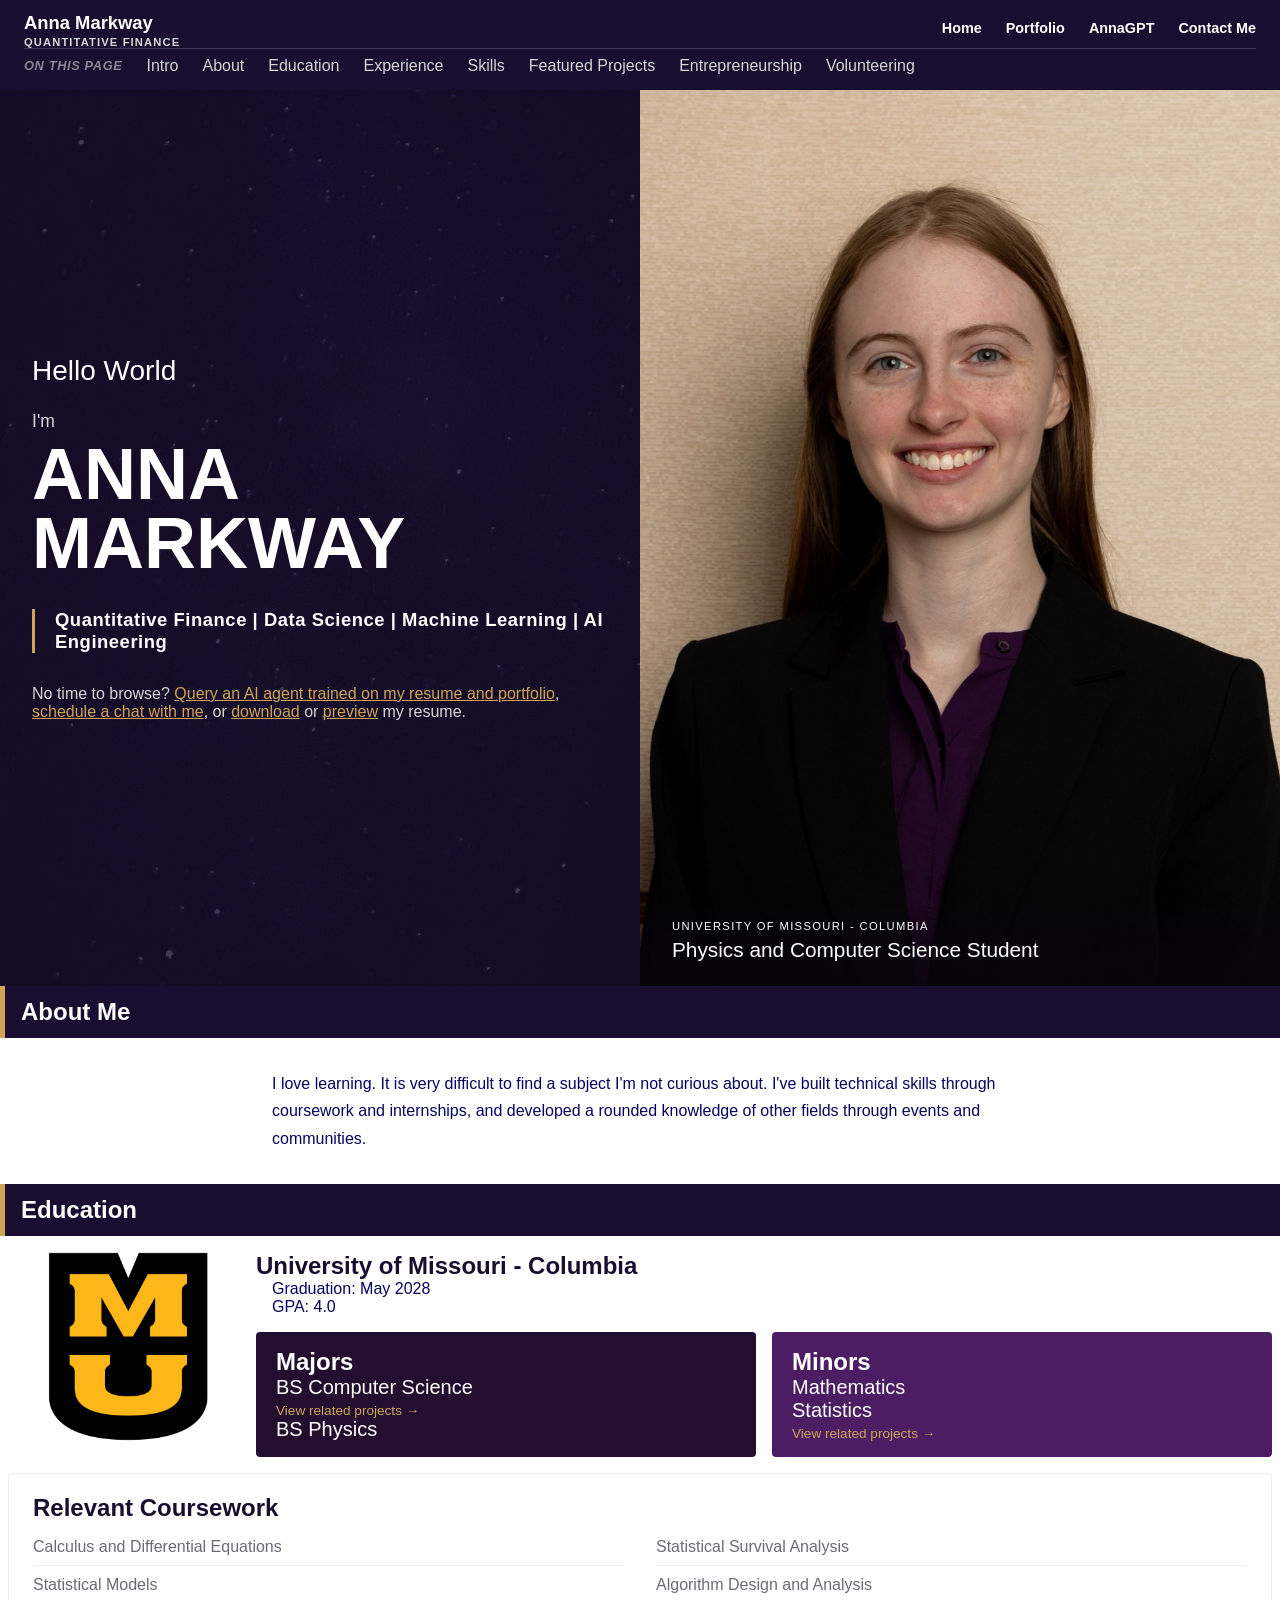
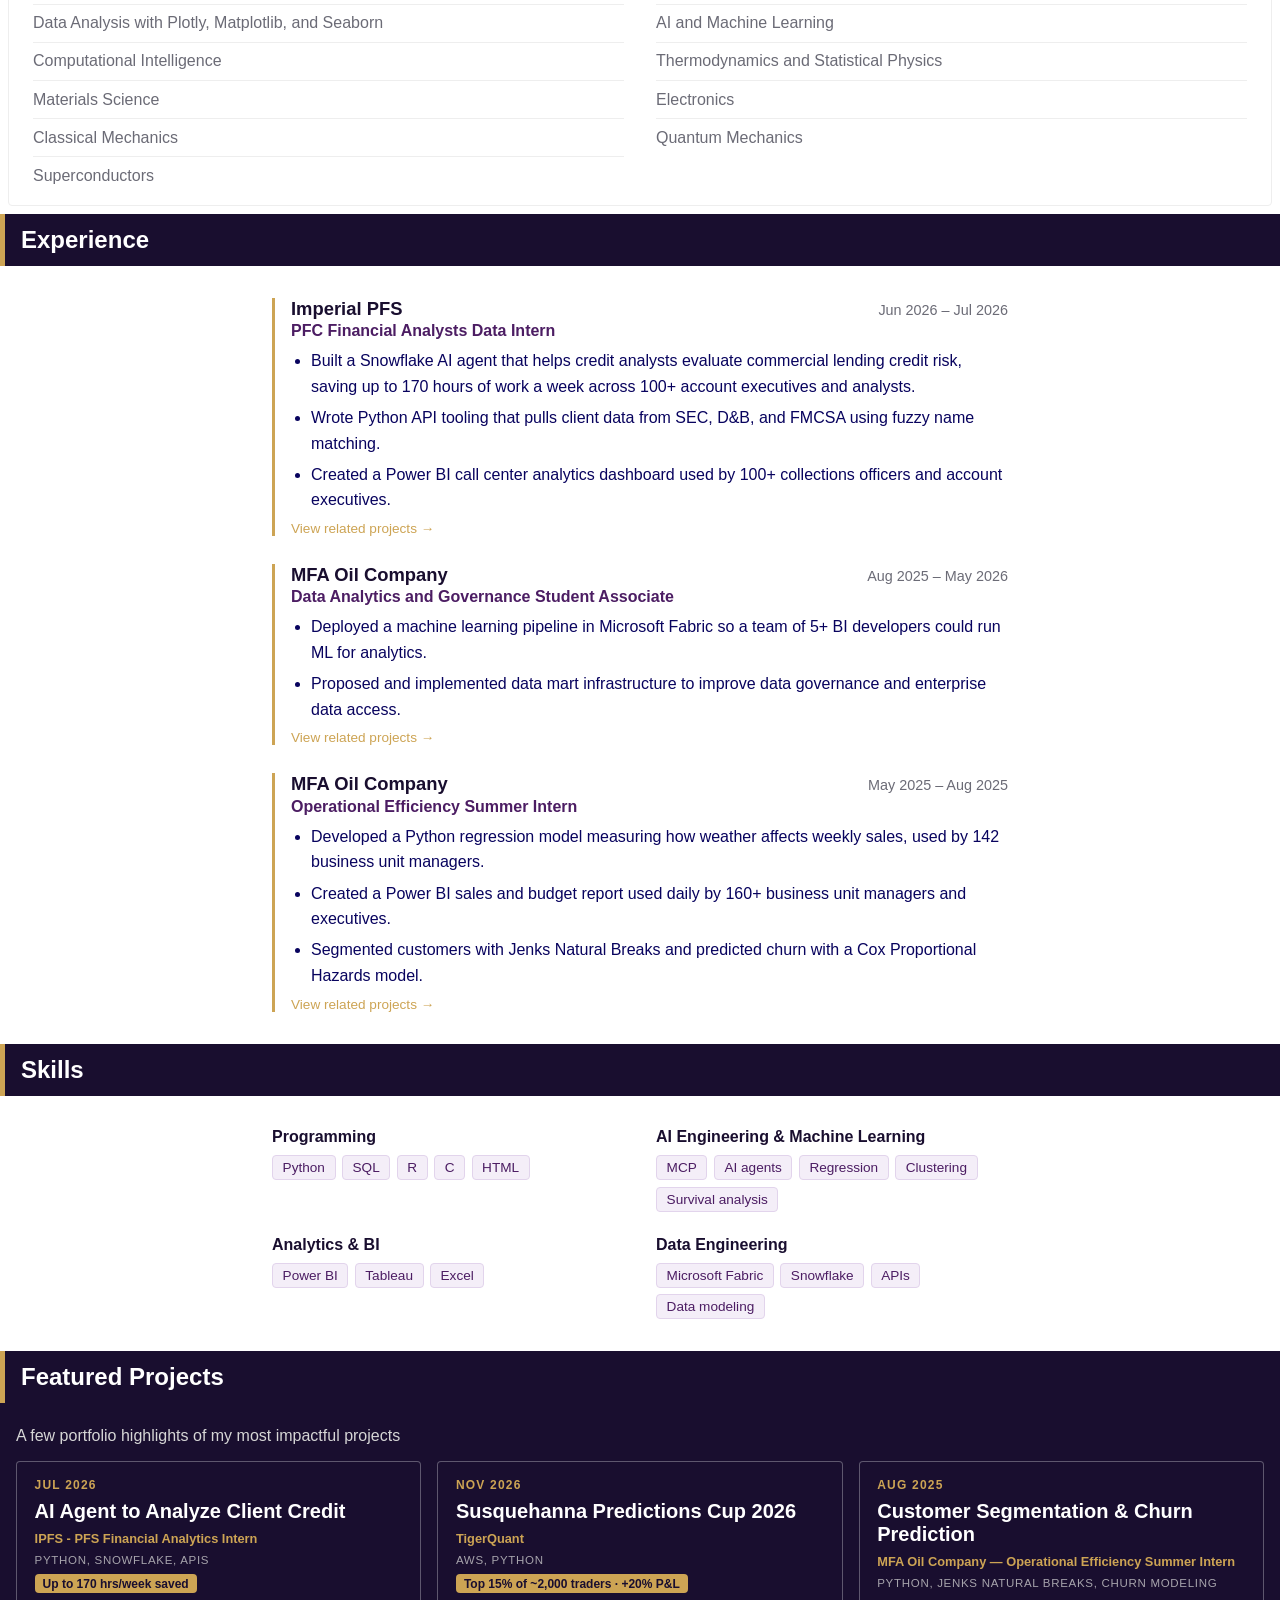
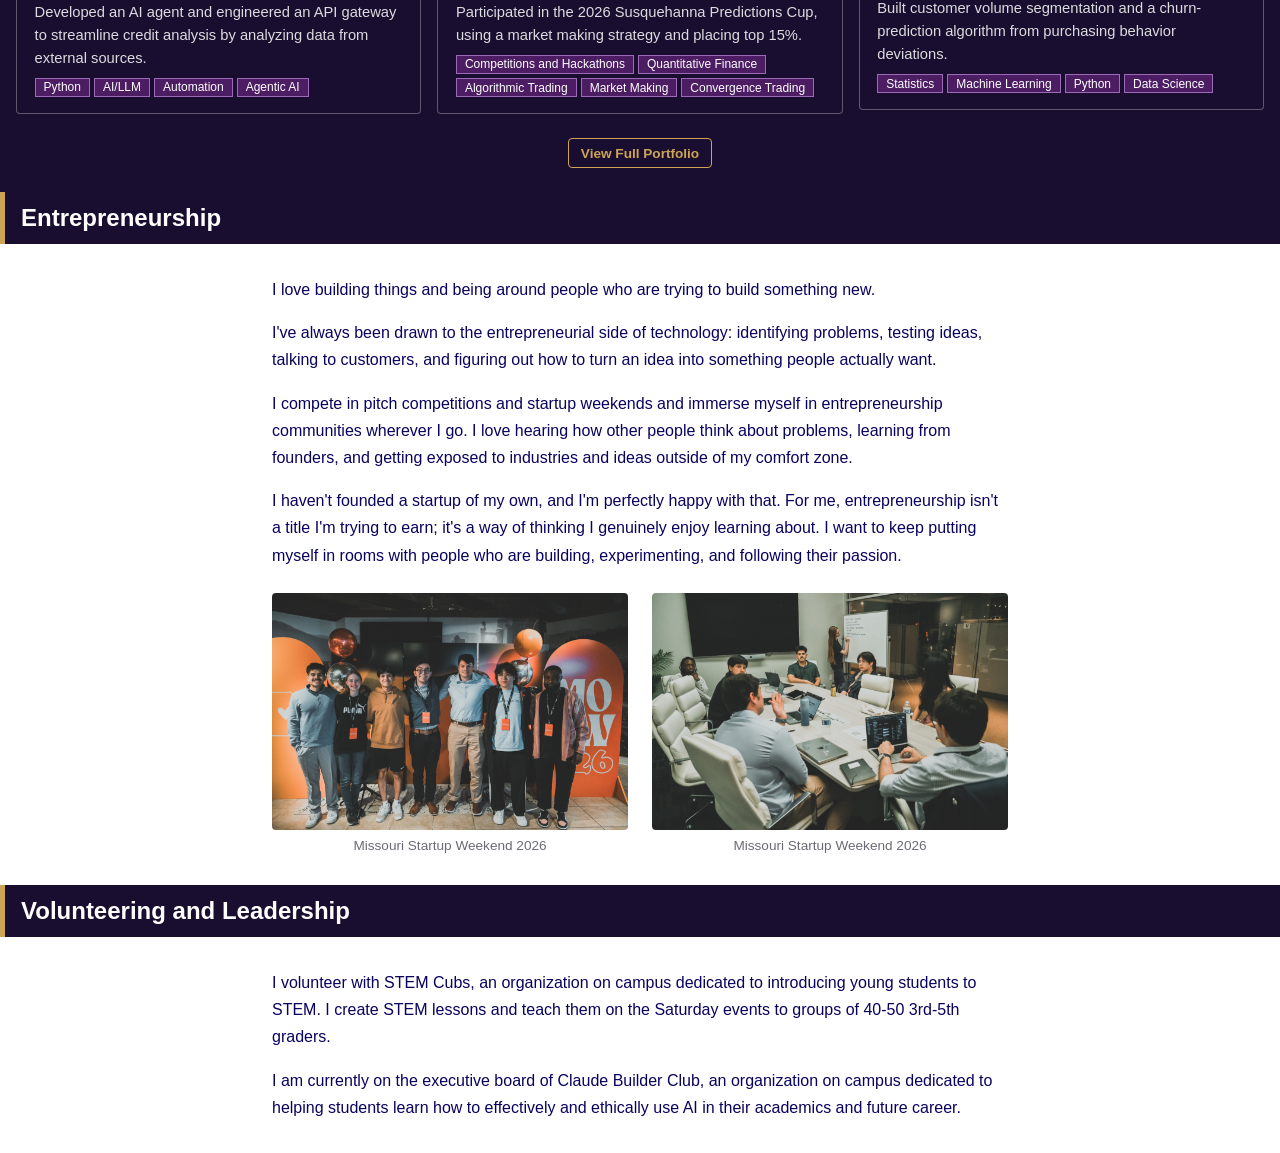
<file: index.html>
<!doctype html>
<html lang="en">
<head>
    <meta charset="utf-8">
    <meta name="viewport" content="width=device-width, initial-scale=1">
    <title>Anna Markway</title>
    <meta name="description" content="Anna Markway: Physics and Computer Science student at Mizzou working in quantitative finance, data science, and AI engineering.">
    <link rel="canonical" href="https://annamarkway.github.io/personal-website/">
    <meta property="og:type" content="website">
    <meta property="og:site_name" content="Anna Markway">
    <meta property="og:title" content="Anna Markway">
    <meta property="og:description" content="Anna Markway: Physics and Computer Science student at Mizzou working in quantitative finance, data science, and AI engineering.">
    <meta property="og:url" content="https://annamarkway.github.io/personal-website/">
    <meta property="og:image" content="https://annamarkway.github.io/personal-website/images/social-card.jpg">
    <meta property="og:image:width" content="1200">
    <meta property="og:image:height" content="630">
    <meta property="og:image:alt" content="Anna Markway: Quantitative Finance, Data Science, Machine Learning, AI Engineering">
    <meta name="twitter:card" content="summary_large_image">
    <link rel="icon" type="image/png" href="images/insect.png">
    <link rel="stylesheet" href="style.css">
    <script src="analytics.js"></script>
</head>

<body>

<nav class="top-nav-bar">
    <div class="nav-top-row">
        <div class="nav-brand">
            <p class="nav-brand-name">Anna Markway</p>
            <p class="nav-brand-tagline">Quantitative Finance</p>
        </div>
        <div class="page-nav">
            <a href="index.html">Home</a>
            <a href="portfolio.html">Portfolio</a>
            <a href="agent.html">AnnaGPT</a>
            <a href="contact.html">Contact Me</a>
        </div>
    </div>
    <div class="section-nav">
        <span class="section-nav-label">On this page</span>
        <a href="#intro">Intro</a>
        <a href="#about">About</a>
        <a href="#education">Education</a>
        <a href="#experience">Experience</a>
        <a href="#skills">Skills</a>
        <a href="#featured-projects">Featured Projects</a>
        <a href="#entrepreneurship">Entrepreneurship</a>
        <a href="#volunteering">Volunteering</a>
    </div>
</nav>

    <section id="intro" class="intro">
        <div class="intro-inner">
            <div class="intro-column">
                <div class="intro-name">
                    <p class="main-greeting">Hello World</p>
                    <p class="im">I'm</p>
                    <p class="main-name">ANNA<br>MARKWAY</p>
                </div>
                <div class="intro-summary">
                    <p>Quantitative Finance | Data Science | Machine Learning | AI Engineering</p>
                </div>
                <div class="intro-links">
                    <p>No time to browse? <a href="agent.html">Query an AI agent trained on my resume and portfolio</a>, <a href="contact.html#schedule">schedule a chat with me</a>, or <a href="documents/markway_resume.pdf" download data-track="resume-download">download</a> or <a href="documents/markway_resume.pdf" target="_blank" rel="noopener" data-track="resume-preview">preview</a> my resume.</p>
                </div>
            </div>
            <div class="hero-image">
                <div class="hero-caption">
                    <p class="hero-caption-eyebrow">University of Missouri - Columbia</p>
                    <p class="hero-caption-title">Physics and Computer Science Student</p>
                </div>
            </div>
        </div>
    </section>

    <h1 id="about">About Me</h1>
    <section class="prose-section">
        <p>I love learning. It is very difficult to find a subject I'm not curious about. I've built technical skills through coursework and internships, and developed a rounded knowledge of other fields through events and communities. </p>
    </section>

    <h1 id="education">Education</h1>
    <section class="education-section">
        <div class="education-top-row">
            <div class="mizzou-logo">
                <img src="images/mizzou_logo.webp" alt="Mizzou logo">
            </div>
            <div class="university">
                <div class="university-summary">
                    <h2>University of Missouri - Columbia</h2>
                    <p>Graduation: May 2028</p>
                    <p>GPA: 4.0</p>
                </div>
                <div class="degrees">
                    <div class="majors">
                        <h2>Majors</h2>
                        <p class="major-text">BS Computer Science</p>
                        <a class="related-projects-link" href="portfolio.html?area=AI%20Engineering,Data%20Engineering,Software%20%26%20Web">View related projects →</a>
                        <p class="major-text">BS Physics</p>
                    </div>
                    <div class="minors">
                        <h2>Minors</h2>
                        <p class="minor-text">Mathematics</p>
                        <p class="minor-text">Statistics</p>
                        <a class="related-projects-link" href="portfolio.html?area=Data%20Science%20%26%20Statistics">View related projects →</a>
                    </div>
                </div>
            </div>
        </div>
        <div class="coursework">
            <h2>Relevant Coursework</h2>
            <div class="course-list">
                <p>Calculus and Differential Equations</p>
                <p>Statistical Survival Analysis</p>
                <p>Statistical Models</p>
                <p>Algorithm Design and Analysis</p>
                <p>Data Analysis with Plotly, Matplotlib, and Seaborn</p>
                <p>AI and Machine Learning</p>
                <p>Computational Intelligence</p>
                <p>Thermodynamics and Statistical Physics</p>
                <p>Materials Science</p>
                <p>Electronics</p>
                <p>Classical Mechanics</p>
                <p>Quantum Mechanics</p>
                <p>Superconductors</p>
            </div>
        </div>
    </section>

    <h1 id="experience">Experience</h1>
    <section class="experience-section">
        <div class="experience-item">
            <div class="experience-header">
                <h3 class="experience-org">Imperial PFS</h3>
                <p class="experience-dates">Jun 2026 – Jul 2026</p>
            </div>
            <p class="experience-role">PFC Financial Analysts Data Intern</p>
            <ul class="experience-bullets">
                <li>Built a Snowflake AI agent that helps credit analysts evaluate commercial lending credit risk, saving up to 170 hours of work a week across 100+ account executives and analysts.</li>
                <li>Wrote Python API tooling that pulls client data from SEC, D&amp;B, and FMCSA using fuzzy name matching.</li>
                <li>Created a Power BI call center analytics dashboard used by 100+ collections officers and account executives.</li>
            </ul>
            <a class="related-projects-link" href="portfolio.html?employer=imperial-pfs">View related projects →</a>
        </div>
        <div class="experience-item">
            <div class="experience-header">
                <h3 class="experience-org">MFA Oil Company</h3>
                <p class="experience-dates">Aug 2025 – May 2026</p>
            </div>
            <p class="experience-role">Data Analytics and Governance Student Associate</p>
            <ul class="experience-bullets">
                <li>Deployed a machine learning pipeline in Microsoft Fabric so a team of 5+ BI developers could run ML for analytics.</li>
                <li>Proposed and implemented data mart infrastructure to improve data governance and enterprise data access.</li>
            </ul>
            <a class="related-projects-link" href="portfolio.html?employer=mfa-oil-associate">View related projects →</a>
        </div>
        <div class="experience-item">
            <div class="experience-header">
                <h3 class="experience-org">MFA Oil Company</h3>
                <p class="experience-dates">May 2025 – Aug 2025</p>
            </div>
            <p class="experience-role">Operational Efficiency Summer Intern</p>
            <ul class="experience-bullets">
                <li>Developed a Python regression model measuring how weather affects weekly sales, used by 142 business unit managers.</li>
                <li>Created a Power BI sales and budget report used daily by 160+ business unit managers and executives.</li>
                <li>Segmented customers with Jenks Natural Breaks and predicted churn with a Cox Proportional Hazards model.</li>
            </ul>
            <a class="related-projects-link" href="portfolio.html?employer=mfa-oil-intern">View related projects →</a>
        </div>
    </section>

    <h1 id="skills">Skills</h1>
    <section class="skills-section">
        <div class="skill-group">
            <h3 class="skill-group-title">Programming</h3>
            <ul class="skill-list">
                <li class="skill-chip">Python</li>
                <li class="skill-chip">SQL</li>
                <li class="skill-chip">R</li>
                <li class="skill-chip">C</li>
                <li class="skill-chip">HTML</li>
            </ul>
        </div>
        <div class="skill-group">
            <h3 class="skill-group-title">AI Engineering &amp; Machine Learning</h3>
            <ul class="skill-list">
                <li class="skill-chip">MCP</li>
                <li class="skill-chip">AI agents</li>
                <li class="skill-chip">Regression</li>
                <li class="skill-chip">Clustering</li>
                <li class="skill-chip">Survival analysis</li>
            </ul>
        </div>
        <div class="skill-group">
            <h3 class="skill-group-title">Analytics &amp; BI</h3>
            <ul class="skill-list">
                <li class="skill-chip">Power BI</li>
                <li class="skill-chip">Tableau</li>
                <li class="skill-chip">Excel</li>
            </ul>
        </div>
        <div class="skill-group">
            <h3 class="skill-group-title">Data Engineering</h3>
            <ul class="skill-list">
                <li class="skill-chip">Microsoft Fabric</li>
                <li class="skill-chip">Snowflake</li>
                <li class="skill-chip">APIs</li>
                <li class="skill-chip">Data modeling</li>
            </ul>
        </div>
    </section>

    <h1 id="featured-projects">Featured Projects</h1>
    <section class="portfolio-section">
        <p class="portfolio-subtitle">A few portfolio highlights of my most impactful projects</p>
        <div id="featured-projects-grid" class="portfolio-grid featured-projects-grid"></div>
        <div class="view-more-wrapper">
            <a href="portfolio.html" class="doc-btn">View Full Portfolio</a>
        </div>
    </section>

    <h1 id="entrepreneurship">Entrepreneurship</h1>
    <section class="prose-section">
        <p>I love building things and being around people who are trying to build something new.</p>
        <p>I've always been drawn to the entrepreneurial side of technology: identifying problems, testing ideas, talking to customers, and figuring out how to turn an idea into something people actually want.</p>
        <p>I compete in pitch competitions and startup weekends and immerse myself in entrepreneurship communities wherever I go. I love hearing how other people think about problems, learning from founders, and getting exposed to industries and ideas outside of my comfort zone.</p>
        <p>I haven't founded a startup of my own, and I'm perfectly happy with that. For me, entrepreneurship isn't a title I'm trying to earn; it's a way of thinking I genuinely enjoy learning about. I want to keep putting myself in rooms with people who are building, experimenting, and following their passion.</p>
        <div class="photo-gallery">
            <figure class="photo-gallery-item">
                <img src="images/equipr_group.jpg" alt="Anna's team at Missouri Startup Weekend 2026" loading="lazy">
                <figcaption>Missouri Startup Weekend 2026</figcaption>
            </figure>
            <figure class="photo-gallery-item">
                <img src="images/equipr_action.jpg" alt="Anna's team working at Missouri Startup Weekend 2026" loading="lazy">
                <figcaption>Missouri Startup Weekend 2026</figcaption>
            </figure>
        </div>
    </section>

    <h1 id="volunteering">Volunteering and Leadership</h1>
    <section class="prose-section">
        <p>I volunteer with STEM Cubs, an organization on campus dedicated to introducing young students to STEM. I create STEM lessons and teach them on the Saturday events to groups of 40-50 3rd-5th graders.</p>
        <p>I am currently on the executive board of Claude Builder Club, an organization on campus dedicated to helping students learn how to effectively and ethically use AI in their academics and future career.</p>
    </section>

    <script src="cards.js"></script>
    <script src="home.js"></script>
    <script src="insect.js"></script>
</body>
</html>
</file>
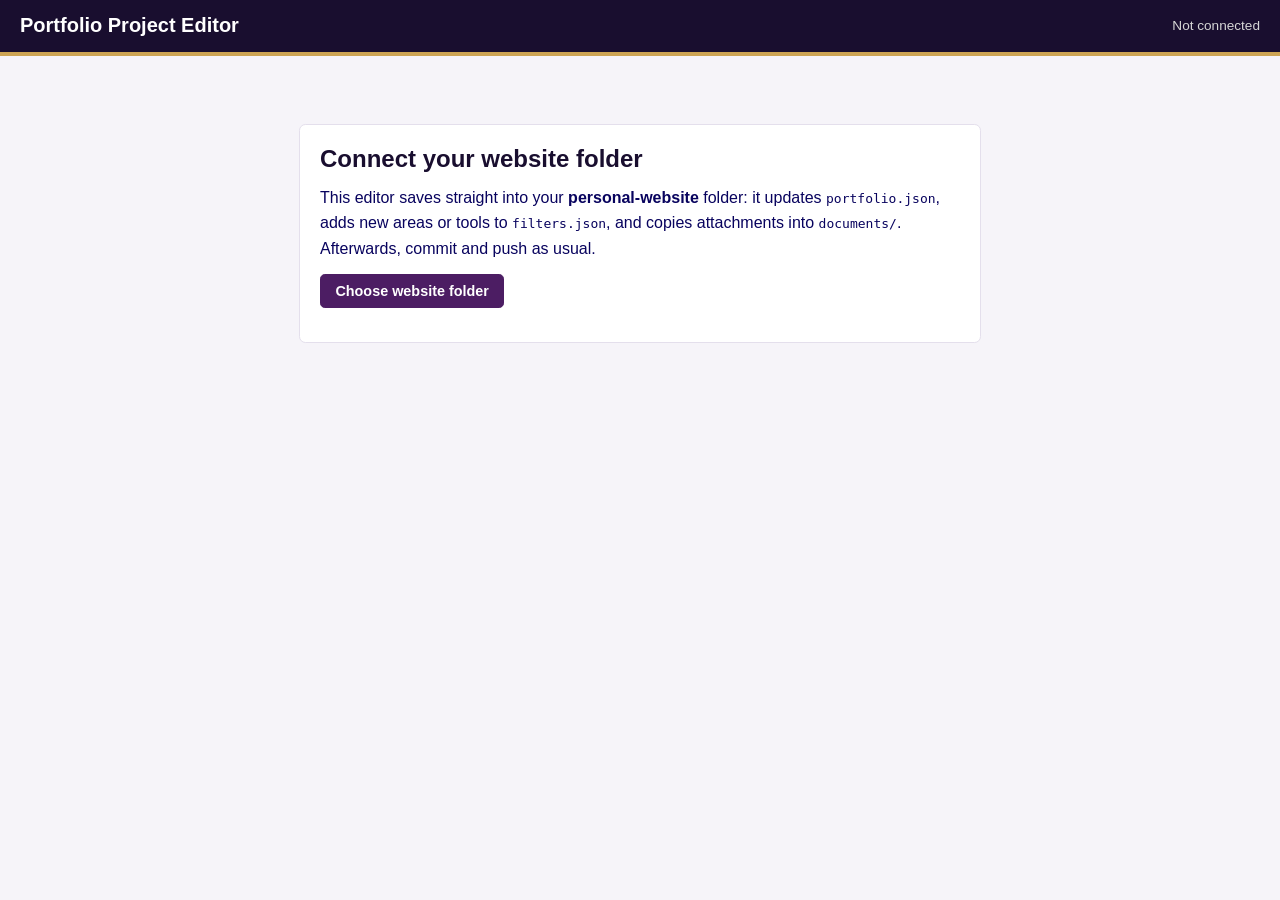
<file: admin.html>
<!doctype html>
<html lang="en">
<head>
    <meta charset="utf-8">
    <meta name="viewport" content="width=device-width, initial-scale=1">
    <title>Project Editor | Anna Markway</title>
    <meta name="robots" content="noindex, nofollow">
    <link rel="icon" type="image/png" href="images/insect.png">
    <link rel="stylesheet" href="style.css">
    <style>
        body { background-color: #f6f4f9; color: var(--night_blue); }
        .admin-header {
            display: flex; flex-wrap: wrap; align-items: center; justify-content: space-between; gap: .75rem;
            background-color: var(--dark_blue_purple); color: var(--white); padding: .9rem 1.25rem;
            border-bottom: .3rem solid var(--gold);
        }
        .admin-header h1 { background: none; border: none; padding: 0; font-size: 1.25rem; }
        .admin-header .folder { color: var(--gray); font-size: .85rem; }
        .admin-main { max-width: 90rem; margin: 0 auto; padding: 1.25rem; }
        .panel { background: var(--white); border: 1px solid #e4dfec; border-radius: .4rem; padding: 1.25rem; }
        .connect-panel { max-width: 40rem; margin: 3rem auto; }
        .connect-panel h2 { color: var(--dark_blue_purple); margin-bottom: .75rem; }
        .connect-panel p { line-height: 1.6; margin-bottom: .75rem; }
        .btn {
            font-family: inherit; font-size: .9rem; font-weight: 600; cursor: pointer;
            border-radius: .3rem; padding: .5rem .9rem; border: 1px solid var(--bright_purple);
            background: var(--bright_purple); color: var(--white);
        }
        .btn:hover { background: var(--dark_blue_purple); }
        .btn:disabled { opacity: .5; cursor: default; }
        .btn-light { background: var(--white); color: var(--bright_purple); }
        .btn-light:hover { background: #f4eef8; }
        .btn-danger { background: var(--white); color: #b3261e; border-color: #b3261e; }
        .btn-danger:hover { background: #fdecea; }
        .btn-small { font-size: .8rem; padding: .25rem .55rem; }
        .editor { display: grid; grid-template-columns: 16rem minmax(0, 1fr) 22rem; gap: 1.25rem; align-items: start; }
        .project-list { display: grid; gap: .35rem; }
        .project-list h2, .preview-panel h2, .form-panel h2 { font-size: 1rem; color: var(--dark_blue_purple); margin-bottom: .5rem; }
        .project-item {
            text-align: left; font-family: inherit; cursor: pointer; background: none; color: var(--night_blue);
            border: 1px solid transparent; border-radius: .3rem; padding: .45rem .6rem; display: grid; gap: .1rem;
        }
        .project-item:hover { background: #f4eef8; }
        .project-item.active { background: #f4eef8; border-color: var(--light_purple); }
        .project-item .t { font-weight: 600; font-size: .9rem; }
        .project-item .m { color: var(--muted_gray); font-size: .75rem; }
        .form-grid { display: grid; grid-template-columns: 1fr 1fr; gap: 1rem 1.25rem; }
        .field { display: grid; gap: .3rem; align-content: start; }
        .field.full { grid-column: 1 / -1; }
        .field label, .field .label { font-weight: 600; font-size: .85rem; color: var(--dark_blue_purple); }
        .hint { color: var(--muted_gray); font-size: .78rem; line-height: 1.4; }
        .field input[type=text], .field input[type=date], .field input[type=number], .field input[type=url],
        .field select, .field textarea {
            font-family: inherit; font-size: .95rem; padding: .45rem .55rem; border: 1px solid #cfc6db;
            border-radius: .3rem; background: var(--white); color: var(--night_blue); width: 100%; box-sizing: border-box;
        }
        .field textarea { min-height: 7rem; resize: vertical; line-height: 1.5; }
        .chips { display: flex; flex-wrap: wrap; gap: .35rem; }
        .pick {
            font-family: inherit; font-size: .82rem; cursor: pointer; border-radius: .25rem; padding: .3rem .6rem;
            border: 1px solid #d9cce6; background: #f7f3fa; color: var(--bright_purple);
        }
        .pick[aria-pressed=true] { background: var(--bright_purple); color: var(--white); border-color: var(--bright_purple); }
        .pick.new::after { content: " new"; font-size: .7rem; opacity: .8; }
        .token {
            display: inline-flex; align-items: center; gap: .3rem; font-size: .82rem; border-radius: .25rem;
            padding: .25rem .25rem .25rem .55rem; background: #f7f3fa; border: 1px solid #d9cce6; color: var(--bright_purple);
        }
        .token button { font-family: inherit; border: none; background: none; cursor: pointer; color: var(--muted_gray); font-size: .9rem; }
        .add-row { display: flex; gap: .4rem; margin-top: .4rem; }
        .add-row input { flex: 1; }
        .attachment-row { display: flex; flex-wrap: wrap; align-items: center; gap: .5rem; padding: .4rem 0; border-top: 1px solid #eee; }
        .attachment-row .name { font-weight: 600; font-size: .88rem; }
        .attachment-row .url { color: var(--muted_gray); font-size: .78rem; word-break: break-all; }
        .attachment-row .pending { color: #8a5a00; font-size: .75rem; font-weight: 600; }
        .attach-add { display: grid; gap: .5rem; margin-top: .6rem; padding: .75rem; background: #faf8fc; border: 1px dashed #d9cce6; border-radius: .3rem; }
        .attach-add .add-row { margin-top: 0; flex-wrap: wrap; }
        .form-actions { display: flex; flex-wrap: wrap; align-items: center; gap: .6rem; margin-top: 1.25rem; padding-top: 1rem; border-top: 1px solid #eee; }
        .form-actions .spacer { flex: 1; }
        .messages { display: grid; gap: .3rem; margin-top: .9rem; }
        .msg { border-radius: .3rem; padding: .55rem .75rem; font-size: .88rem; line-height: 1.45; }
        .msg-error { background: #fdecea; color: #8c1d18; }
        .msg-warning { background: #fff4e0; color: #7a4d00; }
        .msg-success { background: #eaf6ec; color: #1e5b2a; }
        .preview-panel { position: sticky; top: 1rem; }
        .preview-stage { background: var(--dark_blue_purple); border-radius: .4rem; padding: 1rem; }
        .preview-stage .portfolio-card:hover { transform: none; }
        .preview-details { margin-top: .9rem; }
        .preview-details h3 { font-size: .85rem; color: var(--dark_blue_purple); margin-bottom: .3rem; }
        .preview-details p { font-size: .85rem; line-height: 1.55; color: var(--night_blue); white-space: pre-wrap; }
        [hidden] { display: none !important; }
        @media (max-width: 1100px) {
            .editor { grid-template-columns: 14rem minmax(0, 1fr); }
            .preview-panel { grid-column: 1 / -1; position: static; }
        }
        @media (max-width: 760px) {
            .editor, .form-grid { grid-template-columns: 1fr; }
        }
    </style>
</head>

<body>
    <header class="admin-header">
        <h1>Portfolio Project Editor</h1>
        <span id="folder-status" class="folder">Not connected</span>
    </header>

    <main class="admin-main">
        <section id="connect-panel" class="panel connect-panel">
            <h2>Connect your website folder</h2>
            <p>This editor saves straight into your <strong>personal-website</strong> folder: it updates <code>portfolio.json</code>, adds new areas or tools to <code>filters.json</code>, and copies attachments into <code>documents/</code>. Afterwards, commit and push as usual.</p>
            <p id="unsupported" class="msg msg-error" hidden>This browser can't save to folders on your computer. Open this page in Chrome or Edge.</p>
            <div class="add-row">
                <button id="connect-btn" class="btn" type="button">Choose website folder</button>
                <button id="reconnect-btn" class="btn btn-light" type="button" hidden>Reconnect to last folder</button>
            </div>
            <div id="connect-messages" class="messages"></div>
        </section>

        <section id="editor" class="editor" hidden>
            <aside class="panel">
                <div class="project-list">
                    <h2>Projects</h2>
                    <button id="new-btn" class="btn" type="button">+ New project</button>
                    <div id="project-list" class="project-list"></div>
                </div>
            </aside>

            <form id="project-form" class="panel form-panel" novalidate>
                <h2 id="form-title">New project</h2>
                <div class="form-grid">
                    <div class="field full">
                        <label for="f-title">Title</label>
                        <input id="f-title" type="text" required>
                    </div>
                    <div class="field">
                        <label for="f-id">ID</label>
                        <input id="f-id" type="text" required spellcheck="false">
                        <span id="id-hint" class="hint">Used in links like portfolio.html?project=… Filled in from the title.</span>
                    </div>
                    <div class="field">
                        <label for="f-date">Date</label>
                        <input id="f-date" type="date" required>
                        <span class="hint">Cards show the month and year.</span>
                    </div>
                    <div class="field full">
                        <label for="f-context">Context</label>
                        <input id="f-context" type="text" required placeholder="e.g. MFA Oil Company — Operational Efficiency Summer Intern">
                        <span class="hint">The gold line under the title: where or why you did it.</span>
                    </div>
                    <div class="field full">
                        <label for="f-short">Short description</label>
                        <textarea id="f-short" rows="2" style="min-height:3.5rem" required></textarea>
                        <span class="hint">One or two sentences, shown on the card.</span>
                    </div>
                    <div class="field full">
                        <label for="f-long">Long description</label>
                        <textarea id="f-long" required></textarea>
                        <span class="hint">Shown in "View Details". AnnaGPT also uses it to answer questions.</span>
                    </div>

                    <div class="field">
                        <label for="f-type">Type</label>
                        <select id="f-type"></select>
                        <div id="type-new-row" class="add-row" hidden>
                            <input id="type-new" type="text" placeholder="New type name">
                        </div>
                    </div>
                    <div class="field">
                        <label for="f-employer">Employer</label>
                        <select id="f-employer"></select>
                        <div id="employer-new-row" class="add-row" hidden>
                            <input id="employer-new" type="text" placeholder="e.g. acme-intern" spellcheck="false">
                        </div>
                        <span class="hint">Groups projects for an Experience entry's "View related projects" link.</span>
                    </div>

                    <div class="field full">
                        <span class="label">Areas</span>
                        <div id="areas" class="chips"></div>
                        <div class="add-row">
                            <input id="area-new" type="text" placeholder="Add a new area">
                            <button id="area-add" class="btn btn-light btn-small" type="button">Add area</button>
                        </div>
                        <span class="hint">Pick at least one. New areas are added to the filter bar when you save.</span>
                    </div>

                    <div class="field full">
                        <span class="label">Tools</span>
                        <div id="tools" class="chips"></div>
                        <div class="add-row">
                            <input id="tool-new" type="text" placeholder="Add a new tool">
                            <button id="tool-add" class="btn btn-light btn-small" type="button">Add tool</button>
                        </div>
                        <span class="hint">Filterable tools. They also appear in the card's tech line.</span>
                    </div>

                    <div class="field full">
                        <span class="label">Other tech and methods</span>
                        <div id="tech-other" class="chips"></div>
                        <div class="add-row">
                            <input id="tech-new" type="text" placeholder="e.g. Kaplan-Meier Estimation (press Enter)">
                            <button id="tech-add" class="btn btn-light btn-small" type="button">Add</button>
                        </div>
                        <span class="hint">Shown in the card's tech line but not in the filters.</span>
                    </div>

                    <div class="field full">
                        <span class="label">Card tags</span>
                        <div id="tags" class="chips"></div>
                        <div class="add-row">
                            <input id="tag-new" type="text" list="tag-suggestions" placeholder="e.g. Market Making (press Enter)">
                            <datalist id="tag-suggestions"></datalist>
                            <button id="tag-add" class="btn btn-light btn-small" type="button">Add</button>
                        </div>
                        <span class="hint">The detailed tags shown on the card; search matches them too.</span>
                    </div>

                    <div class="field">
                        <label for="f-impact">Impact score</label>
                        <input id="f-impact" type="number" min="1" max="10" step="1" value="5">
                        <span class="hint">Higher shows first under "Impact" sorting.</span>
                    </div>
                    <div class="field">
                        <label for="f-result">Result badge <span class="hint">(optional)</span></label>
                        <input id="f-result" type="text" placeholder="e.g. 2nd place">
                    </div>
                    <div class="field">
                        <label for="f-status">Status badge <span class="hint">(optional)</span></label>
                        <input id="f-status" type="text" placeholder="e.g. Ongoing">
                    </div>
                    <div class="field">
                        <span class="label">Homepage</span>
                        <label style="font-weight:400"><input id="f-featured" type="checkbox"> Feature on the homepage</label>
                        <span id="featured-hint" class="hint"></span>
                    </div>

                    <div class="field full">
                        <span class="label">Attachments</span>
                        <div id="attachments"></div>
                        <div class="attach-add">
                            <div class="add-row">
                                <input id="attach-file" type="file">
                                <input id="attach-file-name" type="text" placeholder="Button label, e.g. Full Report (PDF)">
                                <button id="attach-file-add" class="btn btn-light btn-small" type="button">Add file</button>
                            </div>
                            <div class="add-row">
                                <input id="attach-link-url" type="url" placeholder="https://… (a link instead of a file)">
                                <input id="attach-link-name" type="text" placeholder="Button label, e.g. GitHub repo">
                                <button id="attach-link-add" class="btn btn-light btn-small" type="button">Add link</button>
                            </div>
                            <span class="hint">Files are copied into documents/ when you save.</span>
                        </div>
                    </div>
                </div>

                <div class="form-actions">
                    <button id="save-btn" class="btn" type="submit">Save project</button>
                    <button id="revert-btn" class="btn btn-light" type="button">Discard changes</button>
                    <span class="spacer"></span>
                    <button id="delete-btn" class="btn btn-danger" type="button" hidden>Delete project</button>
                </div>
                <div id="form-messages" class="messages" aria-live="polite"></div>
            </form>

            <aside class="panel preview-panel">
                <h2>Preview</h2>
                <div id="preview" class="preview-stage"></div>
                <div class="preview-details">
                    <h3>View Details text</h3>
                    <p id="preview-long"></p>
                </div>
            </aside>
        </section>
    </main>

    <script src="cards.js"></script>
    <script src="scripts/portfolio-rules.js"></script>
    <script src="admin.js"></script>
</body>
</html>
</file>
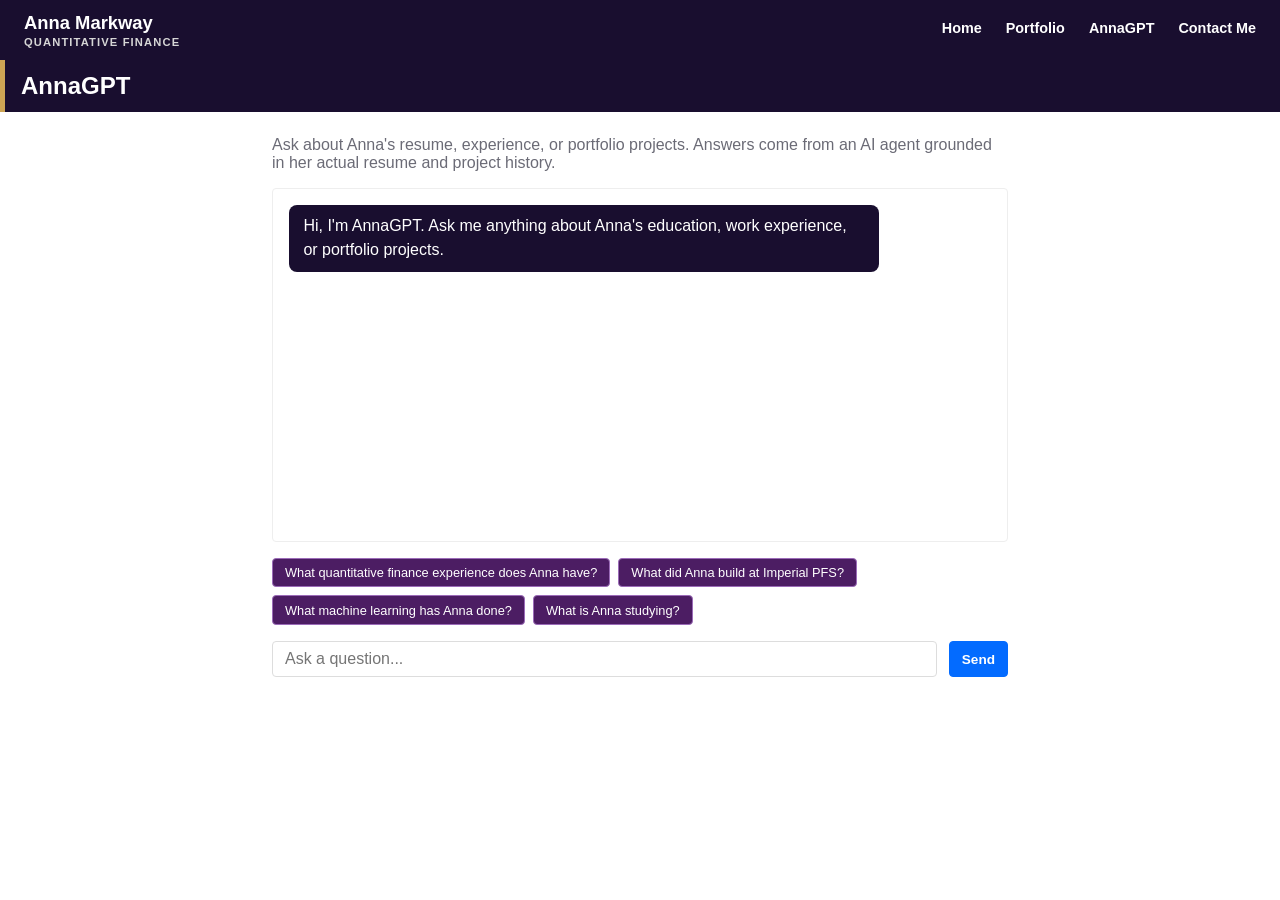
<file: agent.html>
<!doctype html>
<html lang="en">
<head>
    <meta charset="utf-8">
    <meta name="viewport" content="width=device-width, initial-scale=1">
    <title>AnnaGPT | Anna Markway</title>
    <meta name="description" content="Ask an AI agent grounded in Anna Markway's resume and portfolio.">
    <link rel="canonical" href="https://annamarkway.github.io/personal-website/agent.html">
    <meta property="og:type" content="website">
    <meta property="og:site_name" content="Anna Markway">
    <meta property="og:title" content="AnnaGPT | Anna Markway">
    <meta property="og:description" content="Ask an AI agent grounded in Anna Markway's resume and portfolio.">
    <meta property="og:url" content="https://annamarkway.github.io/personal-website/agent.html">
    <meta property="og:image" content="https://annamarkway.github.io/personal-website/images/social-card.jpg">
    <meta property="og:image:width" content="1200">
    <meta property="og:image:height" content="630">
    <meta property="og:image:alt" content="Anna Markway: Quantitative Finance, Data Science, Machine Learning, AI Engineering">
    <meta name="twitter:card" content="summary_large_image">
    <link rel="icon" type="image/png" href="images/insect.png">
    <link rel="stylesheet" href="style.css">
    <script src="analytics.js"></script>
</head>

<body>

<nav class="top-nav-bar">
    <div class="nav-top-row">
        <div class="nav-brand">
            <p class="nav-brand-name">Anna Markway</p>
            <p class="nav-brand-tagline">Quantitative Finance</p>
        </div>
        <div class="page-nav">
            <a href="index.html">Home</a>
            <a href="portfolio.html">Portfolio</a>
            <a href="agent.html">AnnaGPT</a>
            <a href="contact.html">Contact Me</a>
        </div>
    </div>
</nav>

    <h1>AnnaGPT</h1>
    <section class="agent-section">
        <p class="agent-subtitle">Ask about Anna's resume, experience, or portfolio projects. Answers come from an AI agent grounded in her actual resume and project history.</p>
        <div id="agent-log" class="agent-log" role="log" aria-live="polite">
            <div class="agent-message agent-message-bot">
                <p>Hi, I'm AnnaGPT. Ask me anything about Anna's education, work experience, or portfolio projects.</p>
            </div>
        </div>
        <div id="agent-suggestions" class="agent-suggestions">
            <button type="button" class="tag-chip">What quantitative finance experience does Anna have?</button>
            <button type="button" class="tag-chip">What did Anna build at Imperial PFS?</button>
            <button type="button" class="tag-chip">What machine learning has Anna done?</button>
            <button type="button" class="tag-chip">What is Anna studying?</button>
        </div>
        <form id="agent-form" class="agent-form">
            <input id="agent-input" class="contact-input agent-input" type="text" placeholder="Ask a question..." autocomplete="off" required>
            <button type="submit" class="doc-btn agent-submit">Send</button>
        </form>
    </section>

    <script src="agent.js"></script>
</body>
</html>
</file>
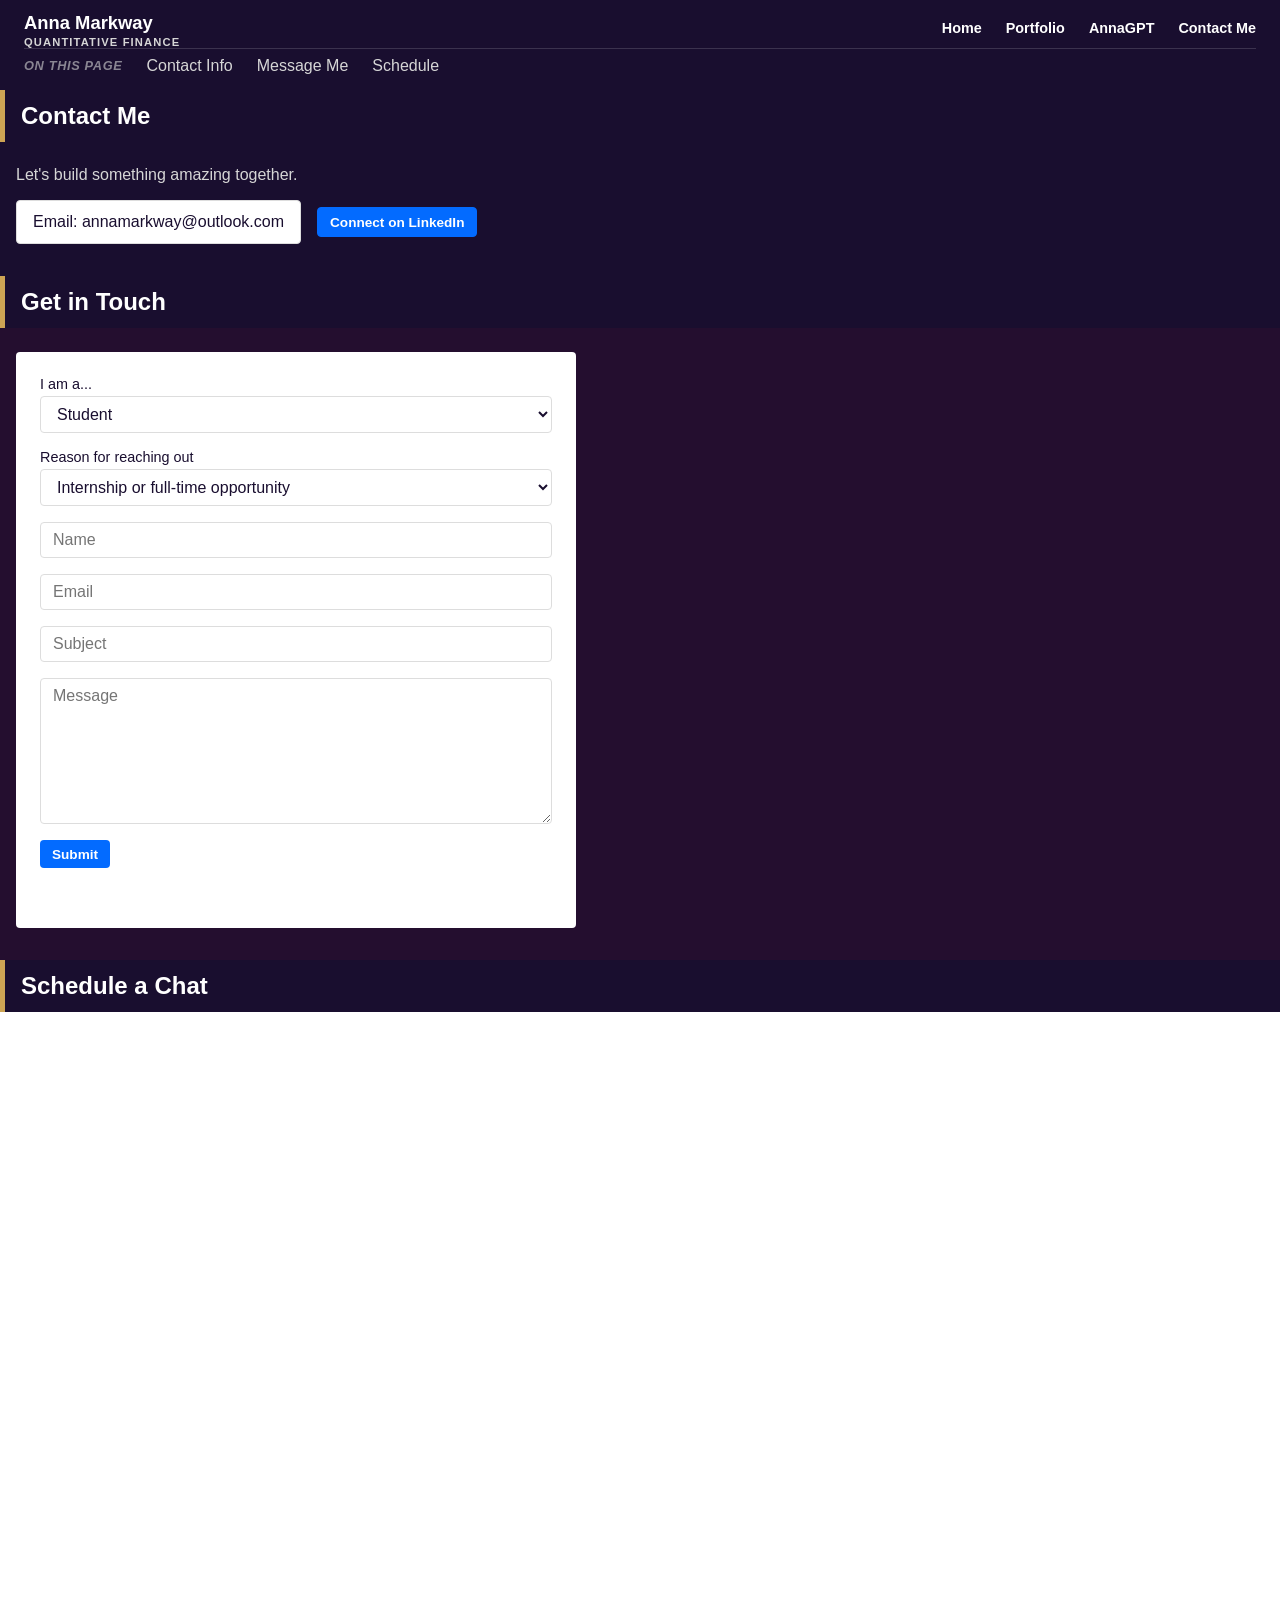
<file: contact.html>
<!doctype html>
<html lang="en">
<head>
    <meta charset="utf-8">
    <meta name="viewport" content="width=device-width, initial-scale=1">
    <title>Contact | Anna Markway</title>
    <meta name="description" content="Get in touch with Anna Markway or schedule a chat.">
    <link rel="canonical" href="https://annamarkway.github.io/personal-website/contact.html">
    <meta property="og:type" content="website">
    <meta property="og:site_name" content="Anna Markway">
    <meta property="og:title" content="Contact | Anna Markway">
    <meta property="og:description" content="Get in touch with Anna Markway or schedule a chat.">
    <meta property="og:url" content="https://annamarkway.github.io/personal-website/contact.html">
    <meta property="og:image" content="https://annamarkway.github.io/personal-website/images/social-card.jpg">
    <meta property="og:image:width" content="1200">
    <meta property="og:image:height" content="630">
    <meta property="og:image:alt" content="Anna Markway: Quantitative Finance, Data Science, Machine Learning, AI Engineering">
    <meta name="twitter:card" content="summary_large_image">
    <link rel="icon" type="image/png" href="images/insect.png">
    <link rel="stylesheet" href="style.css">
    <script src="analytics.js"></script>
</head>

<body>

<nav class="top-nav-bar">
    <div class="nav-top-row">
        <div class="nav-brand">
            <p class="nav-brand-name">Anna Markway</p>
            <p class="nav-brand-tagline">Quantitative Finance</p>
        </div>
        <div class="page-nav">
            <a href="index.html">Home</a>
            <a href="portfolio.html">Portfolio</a>
            <a href="agent.html">AnnaGPT</a>
            <a href="contact.html">Contact Me</a>
        </div>
    </div>
    <div class="section-nav">
        <span class="section-nav-label">On this page</span>
        <a href="#contact-info">Contact Info</a>
        <a href="#contact-form">Message Me</a>
        <a href="#schedule">Schedule</a>
    </div>
</nav>

    <h1 id="contact-info">Contact Me</h1>
    <section class="contact-section contact-section-info">
        <p class="contact-subtitle">Let's build something amazing together.</p>
        <div class="contact-info-row">
            <div class="contact-info-item">Email: annamarkway@outlook.com</div>
            <a href="https://www.linkedin.com/in/anna-markway-784962344/" class="doc-btn" target="_blank" rel="noopener" data-track="linkedin-click">Connect on LinkedIn</a>
        </div>
    </section>

    <h1 id="contact-form">Get in Touch</h1>
    <section class="contact-section contact-section-form">
        <form id="contact-form-el" action="https://formspree.io/f/mkjnwbjd" method="POST" class="contact-form">
            <input type="text" name="_gotcha" class="form-honeypot" tabindex="-1" autocomplete="off" aria-hidden="true">
            <input type="hidden" name="_subject" value="New message via personal site">
            <div class="form-field">
                <label class="form-label">I am a...</label>
                <select class="contact-select" name="audience">
                    <option>Student</option>
                    <option>Recruiter</option>
                    <option>Hiring manager</option>
                    <option>Other</option>
                </select>
            </div>

            <div class="form-field">
                <label class="form-label">Reason for reaching out</label>
                <select class="contact-select" name="reason">
                    <option>Internship or full-time opportunity</option>
                    <option>Propose project collaboration</option>
                    <option>Encourage application to job position</option>
                    <option>Other</option>
                </select>
            </div>

            <input type="text" placeholder="Name" class="contact-input" name="name" required>
            <input type="email" placeholder="Email" class="contact-input" name="email" required>
            <input type="text" placeholder="Subject" class="contact-input" name="subject">
            <textarea placeholder="Message" class="contact-textarea" name="message" required></textarea>

            <button type="submit" class="doc-btn contact-submit">Submit</button>
            <p id="contact-status" class="contact-status" role="status"></p>
        </form>
    </section>

    <h1 id="schedule">Schedule a Chat</h1>
    <section class="contact-section">
        <div class="calendly-inline-widget" data-url="https://calendly.com/ammarkway/30min" style="height:700px;"></div>
        <script src="https://assets.calendly.com/assets/external/widget.js" async></script>
    </section>
    <script src="contact.js"></script>
</body>
</html>
</file>
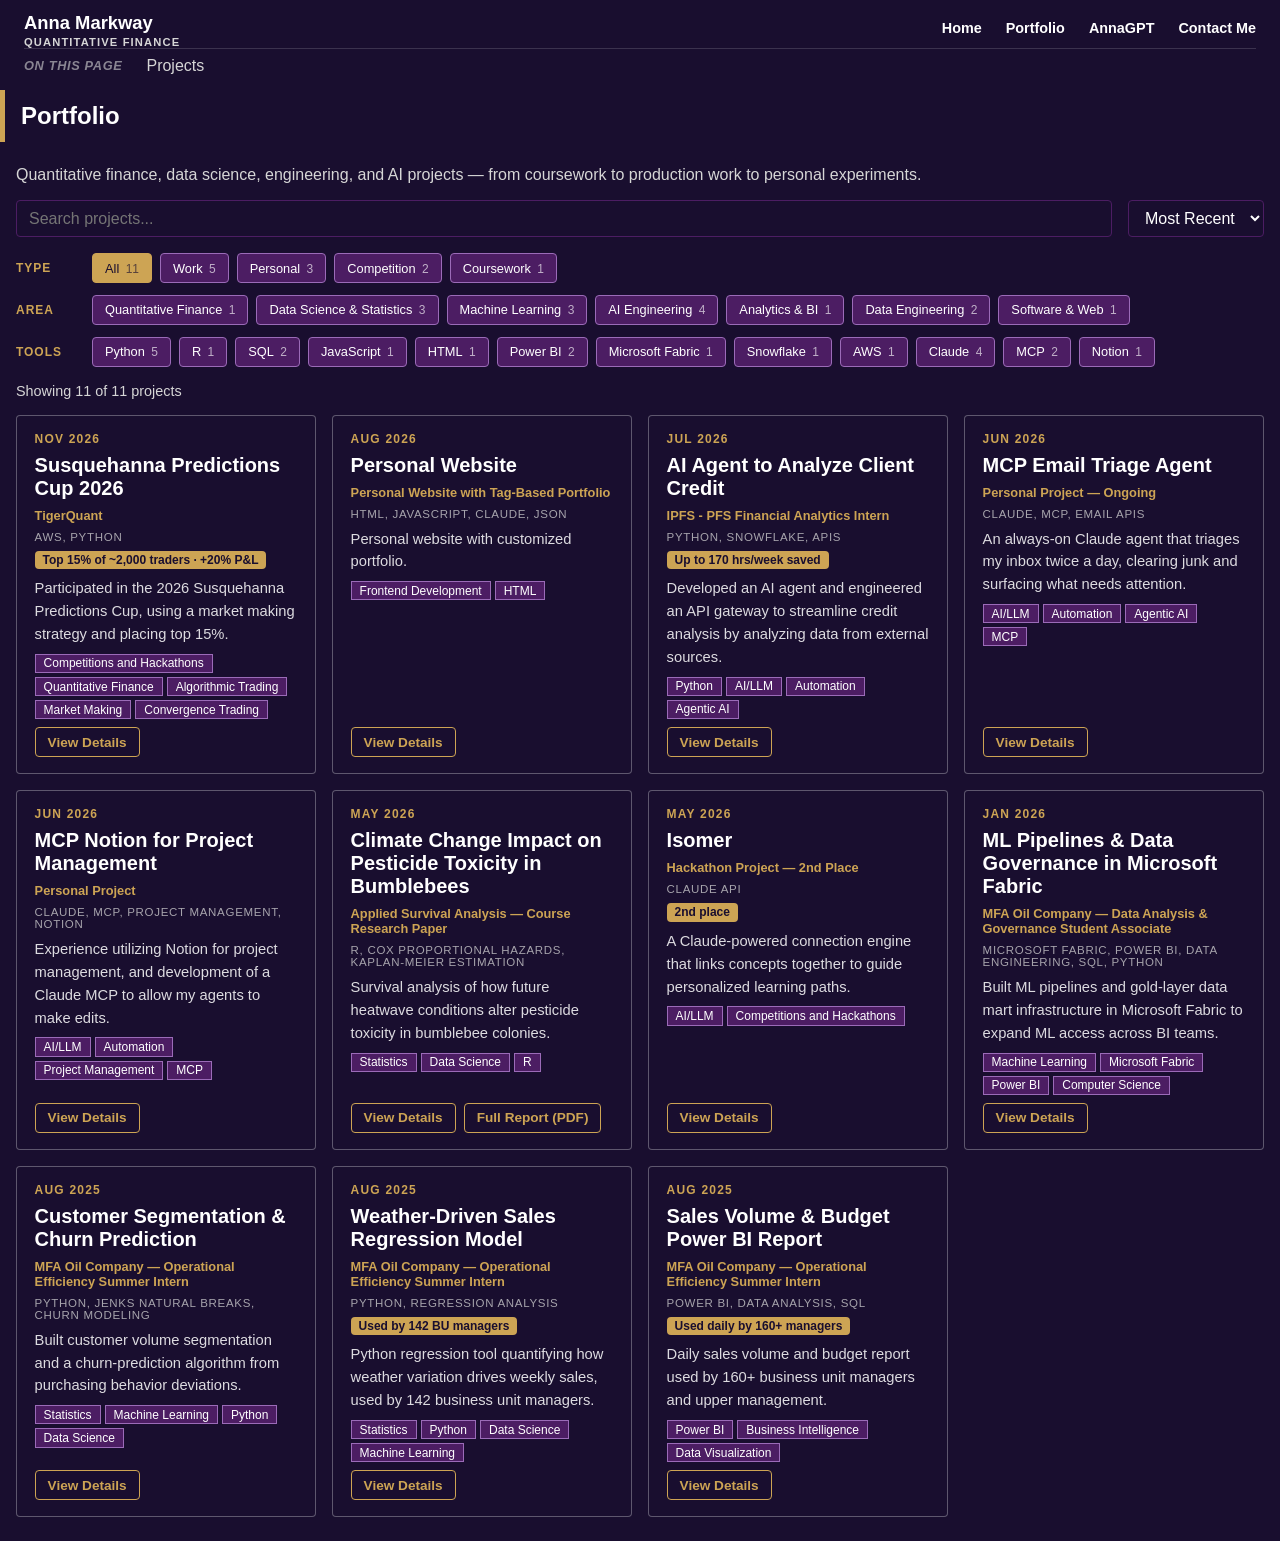
<file: portfolio.html>
<!doctype html>
<html lang="en">
<head>
    <meta charset="utf-8">
    <meta name="viewport" content="width=device-width, initial-scale=1">
    <title>Portfolio | Anna Markway</title>
    <meta name="description" content="Quantitative finance, data science, machine learning, and AI projects by Anna Markway.">
    <link rel="canonical" href="https://annamarkway.github.io/personal-website/portfolio.html">
    <meta property="og:type" content="website">
    <meta property="og:site_name" content="Anna Markway">
    <meta property="og:title" content="Portfolio | Anna Markway">
    <meta property="og:description" content="Quantitative finance, data science, machine learning, and AI projects by Anna Markway.">
    <meta property="og:url" content="https://annamarkway.github.io/personal-website/portfolio.html">
    <meta property="og:image" content="https://annamarkway.github.io/personal-website/images/social-card.jpg">
    <meta property="og:image:width" content="1200">
    <meta property="og:image:height" content="630">
    <meta property="og:image:alt" content="Anna Markway: Quantitative Finance, Data Science, Machine Learning, AI Engineering">
    <meta name="twitter:card" content="summary_large_image">
    <link rel="icon" type="image/png" href="images/insect.png">
    <link rel="stylesheet" href="style.css">
    <script src="analytics.js"></script>
</head>

<body class="page-portfolio">

<nav class="top-nav-bar">
    <div class="nav-top-row">
        <div class="nav-brand">
            <p class="nav-brand-name">Anna Markway</p>
            <p class="nav-brand-tagline">Quantitative Finance</p>
        </div>
        <div class="page-nav">
            <a href="index.html">Home</a>
            <a href="portfolio.html">Portfolio</a>
            <a href="agent.html">AnnaGPT</a>
            <a href="contact.html">Contact Me</a>
        </div>
    </div>
    <div class="section-nav">
        <span class="section-nav-label">On this page</span>
        <a href="#projects">Projects</a>
    </div>
</nav>

    <h1 id="projects">Portfolio</h1>
    <section class="portfolio-section">
        <p class="portfolio-subtitle">Quantitative finance, data science, engineering, and AI projects — from coursework to production work to personal experiments.</p>
        <div class="portfolio-toolbar">
            <input id="search" class="portfolio-search" placeholder="Search projects...">
            <select id="sort" class="portfolio-sort">
                <option value="recent">Most Recent</option>
                <option value="impact">Impact</option>
            </select>
        </div>
        <div id="filters" class="filters"></div>
        <div id="filter-summary" class="filter-summary" role="status"></div>
        <div id="employer-banner" class="employer-banner" role="status" hidden></div>
        <div id="portfolio-grid" class="portfolio-grid"></div>
    </section>

    <div id="modal-overlay" class="modal-overlay"></div>
    <div id="portfolio-modal" class="modal" role="dialog" aria-modal="true" aria-labelledby="modal-title">
        <button id="modal-close" class="modal-close" type="button" aria-label="Close">✕</button>
        <div class="modal-context"></div>
        <h2 id="modal-title" class="modal-title"></h2>
        <p class="modal-result" hidden></p>
        <div class="modal-body"></div>
        <div class="modal-attachments"></div>
    </div>

    <script src="cards.js"></script>
    <script src="portfolio.js"></script>
</body>
</html>
</file>
<file: style.css>
:root {
  --dark_red_purple: #240e2f;
  --dark_blue_purple: #190e2f;
  --bright_purple: #4c1d63;
  --link_blue: #036bff;
  --midnight_blue: #190e2f;
  --night_blue: #08035e;
  --gray: #d6d6d6;
  --muted_gray: #6b6b76;
  --white: #ffffff;
  --gold: #cda454;
  --light_purple: #9b6bb8;
}

body {
    font-family: -apple-system, BlinkMacSystemFont, "Segoe UI", Roboto, Helvetica, Arial, sans-serif;
    font-weight: 400;
    margin: 0;
    background-color: var(--white);
}

h1 {
    color: var(--white);
    background-color: var(--dark_blue_purple);
    border-left: .35rem solid var(--gold);
    margin: 0;
    padding: .75rem 1rem;
    font-size: 1.5rem;
    font-weight: 700;
    scroll-margin-top: 7rem;
}

h2 {
    color: var(--white);
    font-weight: 700;
    margin: 0;
}

p {
    margin: 0;
}

.top-nav-bar {
    position: sticky;
    top:0;
    z-index:100;
    background: var(--dark_blue_purple);
    padding: .75rem 1.5rem;
}

.top-nav-bar a {
    text-decoration: none;
}

.nav-top-row {
    display: flex;
    align-items: center;
    justify-content: space-between;
    flex-wrap: wrap;
    gap: 1rem;
}

.nav-brand-name {
    color: var(--white);
    font-size: 1.15rem;
    font-weight: 700;
}

.nav-brand-tagline {
    color: var(--gray);
    font-size: .7rem;
    font-weight: 600;
    text-transform: uppercase;
    letter-spacing: .1em;
    margin-top: .1rem;
}

.page-nav {
    display: flex;
    align-items: center;
    flex-wrap: wrap;
    gap: 1.5rem;
}

.page-nav a {
    color: var(--white);
    font-size: .9rem;
    font-weight: 600;
    border-bottom: 1px solid transparent;
    padding-bottom: .15rem;
    transition: color .15s, border-color .15s;
}

.page-nav a:hover {
    color: var(--gold);
    border-color: var(--gold);
}

.section-nav {
    display: flex;
    align-items: center;
    flex-wrap: wrap;
    gap: 1.5rem;
    font-size: 1rem;
    line-height: 1.5rem;
    border-top: 1px solid rgba(255, 255, 255, .15);
    padding-top: .35rem;
}

.section-nav-label {
    color: var(--gray);
    opacity: .6;
    font-style: italic;
    font-weight: 600;
    font-size: .8rem;
    text-transform: uppercase;
    letter-spacing: .05em;
}

.section-nav a {
    color: var(--gray);
    transition: color .15s;
}

.section-nav a:hover {
    color: var(--gold);
}

.intro {
    scroll-margin-top: 7rem;
    background: linear-gradient(to right, var(--dark_blue_purple) 50%, #cdb498 50%);
}

.intro-inner {
    min-height: 32rem;
    max-width: 80rem;
    margin: 0 auto;
    display: grid;
    grid-template-columns: 1fr 1fr;
}

.hero-image {
    position: relative;
    aspect-ratio: 5 / 7;
    background-image: url("images/headshot_web.jpg");
    background-size: cover;
    background-position: top center;
    background-repeat: no-repeat;
}

.hero-caption {
    position: absolute;
    left: 0;
    right: 0;
    bottom: 0;
    padding: 1.5rem 2rem;
    background: linear-gradient(to top, rgba(8, 3, 15, .85), transparent);
}

.hero-caption-eyebrow {
    color: var(--white);
    text-transform: uppercase;
    font-size: .7rem;
    letter-spacing: .12em;
}

.hero-caption-title {
    color: var(--white);
    font-size: 1.3rem;
    margin-top: .4rem;
}

.intro-column {
    position: relative;
    display: flex;
    flex-direction: column;
    justify-content: center;
    gap: 2rem;
    padding: 3rem 2rem;
    overflow: hidden;
    background-image: url("images/intro_greeting_space.jpg");
    background-size: cover;
    background-position: center;
}

.intro-column::before {
    content: "";
    position: absolute;
    inset: 0;
    background: var(--dark_blue_purple);
    opacity: .82;
    z-index: 0;
}

.intro-column > * {
    position: relative;
    z-index: 1;
}

.intro-name {
    display: flex;
    flex-direction: column;
    gap: .5rem;
}

.main-greeting {
    color: var(--white);
    font-size: clamp(1.25rem, 3vw, 1.75rem);
}

.im {
    color: var(--gray);
    font-size: 1.1rem;
    margin-top: 1rem;
}

.main-name {
    color: var(--white);
    font-size: clamp(2.75rem, 7vw, 4.5rem);
    font-weight: 800;
    line-height: .95;
}

.intro-summary {
    border-left: 3px solid var(--gold);
    padding-left: 1.25rem;
}

.intro-summary p {
    color: var(--white);
    font-size: 1.15rem;
    font-weight: 600;
    letter-spacing: .03em;
}

.intro-links p {
    color: var(--gray);
}

.intro-links a {
    color: var(--gold);
}

.prose-section {
    max-width: 46rem;
    margin: 0 auto;
    padding: 2rem 1.5rem;
}

.prose-section p {
    color: var(--night_blue);
    line-height: 1.7;
    margin-bottom: 1rem;
}

.prose-section p:last-child {
    margin-bottom: 0;
}

.photo-gallery {
    max-width: 46rem;
    margin: 1.5rem auto 0;
    display: grid;
    grid-template-columns: 1fr 1fr;
    gap: 1.5rem;
}

.photo-gallery-item {
    margin: 0;
}

.photo-gallery-item img {
    display: block;
    width: 100%;
    height: auto;
    border-radius: .25rem;
}

.photo-gallery-item figcaption {
    margin-top: .5rem;
    color: var(--muted_gray);
    font-size: .85rem;
    text-align: center;
}

.experience-section {
    max-width: 46rem;
    margin: 0 auto;
    padding: 2rem 1.5rem;
    display: grid;
    gap: 1.75rem;
}

.experience-item {
    border-left: .2rem solid var(--gold);
    padding-left: 1rem;
}

.experience-header {
    display: flex;
    flex-wrap: wrap;
    justify-content: space-between;
    align-items: baseline;
    gap: .25rem 1rem;
}

.experience-org {
    margin: 0;
    color: var(--dark_blue_purple);
    font-size: 1.15rem;
}

.experience-dates {
    color: var(--muted_gray);
    font-size: .9rem;
}

.experience-role {
    color: var(--bright_purple);
    font-weight: 600;
    margin-top: .15rem;
}

.experience-bullets {
    color: var(--night_blue);
    line-height: 1.6;
    margin: .5rem 0;
    padding-left: 1.25rem;
}

.experience-bullets li {
    margin-bottom: .35rem;
}

.skills-section {
    max-width: 46rem;
    margin: 0 auto;
    padding: 2rem 1.5rem;
    display: grid;
    grid-template-columns: 1fr 1fr;
    gap: 1.5rem 2rem;
}

.skill-group-title {
    margin: 0 0 .6rem;
    color: var(--dark_blue_purple);
    font-size: 1rem;
}

.skill-list {
    display: flex;
    flex-wrap: wrap;
    gap: .4rem;
    margin: 0;
    padding: 0;
    list-style: none;
}

.skill-chip {
    color: var(--bright_purple);
    background-color: #f4eef8;
    border: 1px solid #e2d4ec;
    border-radius: .25rem;
    padding: .25rem .6rem;
    font-size: .85rem;
    font-weight: 500;
}

.education-section {
    display: grid;
    grid-template-rows: auto auto;
    gap: 1rem;
}

.education-top-row {
    display: grid;
    grid-template-columns: 20% 80%;
    position: relative;
}

.mizzou-logo {
    position: absolute;
    left: 0;
    top: 0;
    width: 20%;
    height: 100%;
    box-sizing: border-box;
    padding: 1rem;
    display: flex;
    align-items: center;
    justify-content: center;
    background-color: var(--white);
    border-radius: .25rem;
}


.mizzou-logo img {
    max-width: 100%;
    max-height: 100%;
    object-fit: contain;
}

.university {
    display: flex;
    flex-direction: column;
    grid-column: 2;
    margin: 0;
}

.university-summary {
    flex: 0 0 auto;
}

.university-summary h2 {
    color: var(--midnight_blue);
    padding-top: 1rem;
}

.university-summary p {
    color: var(--night_blue);
    padding-left: 1rem;
}

.degrees h2 {
    color: var(--white);
}

.degrees {
    flex: 0 0 auto;
    padding-top: 1rem;
    color: var(--gray);
    display: grid;
    grid-template-columns: 1fr 1fr;
    gap: 1rem;
    margin-right: .5rem;
}

.minors {
    background-color: var(--bright_purple);
    background-size: cover;
    border-radius: .25rem;
    padding: 1rem 1.25rem;
}

.minor-text {
    font-size: 1.25rem;
    color: var(--white);
}

.majors {
    background-color: var(--dark_red_purple);
    background-size: cover;
    border-radius: .25rem;
    padding: 1rem 1.25rem;
}

.major-text {
    font-size: 1.25rem;
    color: var(--white);
}

.related-projects-link {
    display: block;
    color: var(--gold);
    font-size: .85rem;
    margin-top: .25rem;
    text-decoration: none;
}

.related-projects-link:hover {
    text-decoration: underline;
}

.coursework {
    background-color: var(--white);
    color: var(--midnight_blue);
    border: 1px solid #eee;
    border-radius: .25rem;
    padding: 1.25rem 1.5rem;
    margin-right: .5rem;
    margin-left: .5rem;
    margin-bottom: .5rem
}

.coursework h2 {
    color: var(--midnight_blue);
}

.course-list {
    display: grid;
    grid-template-columns: 1fr 1fr;
    column-gap: 2rem;
    margin-top: 1rem;
}

.course-list p {
    color: var(--muted_gray);
    border-top: 1px solid #eee;
    padding-top: .6rem;
    margin-top: .6rem;
}

.course-list p:first-child,
.course-list p:nth-child(2) {
    margin-top: 0;
    border-top: none;
    padding-top: 0;
}

/* The Portfolio page is dark all the way down, even when filters leave few projects. */
body.page-portfolio {
    background-color: var(--dark_blue_purple);
}

.portfolio-section {
    display: grid;
    gap: 1rem;
    padding: 1.5rem 1rem;
    background-color: var(--dark_blue_purple);
}

.portfolio-subtitle {
    color: var(--gray);
}

.portfolio-toolbar {
    display: flex;
    gap: 1rem;
    flex-wrap: wrap;
}

.portfolio-search,
.portfolio-sort {
    font-family: inherit;
    font-weight: 500;
    font-size: 1rem;
    color: var(--white);
    background-color: var(--dark_blue_purple);
    border: 1px solid var(--bright_purple);
    border-radius: .25rem;
    padding: .5rem .75rem;
}

.portfolio-search {
    flex: 1 1 16rem;
}

.filters {
    display: grid;
    gap: .75rem;
}

.filter-row {
    display: grid;
    grid-template-columns: 4rem 1fr;
    align-items: start;
    gap: .75rem;
}

.filter-label {
    color: var(--gold);
    font-size: .75rem;
    font-weight: 700;
    letter-spacing: .08em;
    text-transform: uppercase;
    padding-top: .5rem;
}

.filter-chips {
    display: flex;
    flex-wrap: wrap;
    gap: .5rem;
}

.chip-count {
    margin-left: .4rem;
    opacity: .65;
    font-size: .75rem;
}

.tag-chip:disabled {
    opacity: .35;
    cursor: default;
}

.tag-chip:disabled:hover {
    border-color: var(--light_purple);
}

.filter-summary {
    display: flex;
    align-items: center;
    gap: 1rem;
    color: var(--gray);
    font-size: .9rem;
}

.filter-clear {
    font-family: inherit;
    font-size: .85rem;
    font-weight: 600;
    color: var(--gold);
    background: none;
    border: none;
    padding: 0;
    text-decoration: underline;
    cursor: pointer;
}

.tag-chip {
    font-family: inherit;
    font-weight: 500;
    font-size: .8rem;
    color: var(--white);
    background-color: var(--bright_purple);
    border: 1px solid var(--light_purple);
    border-radius: .25rem;
    padding: .4rem .75rem;
    cursor: pointer;
    transition: border-color .15s, background-color .15s, color .15s;
}

.tag-chip:hover {
    border-color: var(--gold);
}

.tag-chip.active {
    color: var(--dark_blue_purple);
    background-color: var(--gold);
    border-color: var(--gold);
}

.portfolio-grid {
    display: grid;
    grid-template-columns: repeat(auto-fill, minmax(18rem, 1fr));
    gap: 1rem;
}

.featured-projects-grid {
    grid-template-columns: repeat(3, 1fr);
}

.portfolio-empty {
    color: var(--gray);
    text-align: center;
    padding: 2rem 0;
}

.portfolio-card-link {
    display: block;
    color: inherit;
    text-decoration: none;
}

.portfolio-card {
    display: flex;
    flex-direction: column;
    gap: .5rem;
    background-color: var(--dark_blue_purple);
    border: 1px solid rgba(255, 255, 255, .3);
    border-radius: .25rem;
    padding: 1rem 1.1rem;
    transition: transform .15s;
}

.portfolio-card:hover {
    transform: translateY(-.15rem);
}

.view-more-wrapper {
    text-align: center;
    padding-top: .5rem;
}

.portfolio-card-date {
    color: var(--gold);
    font-size: .75rem;
    font-weight: 700;
    text-transform: uppercase;
    letter-spacing: .1em;
}

.portfolio-card-header {
    display: flex;
    align-items: center;
    justify-content: space-between;
    gap: .5rem;
}

.portfolio-card-title {
    color: var(--white);
    font-size: 1.25rem;
    font-weight: 700;
}

.portfolio-status-badge {
    color: var(--gold);
    background-color: transparent;
    border: 1px solid var(--gold);
    border-radius: .25rem;
    padding: .1rem .5rem;
    font-size: .75rem;
}

.portfolio-card-context {
    color: var(--gold);
    font-size: .8rem;
    font-weight: 600;
}

.portfolio-card-meta {
    color: var(--gray);
    font-size: .72rem;
    text-transform: uppercase;
    letter-spacing: .06em;
    opacity: .75;
}

.portfolio-card-desc {
    color: rgba(255, 255, 255, .85);
    font-size: .92rem;
    line-height: 1.55;
}

.portfolio-tag-row {
    display: flex;
    flex-wrap: wrap;
    gap: .25rem;
}

.portfolio-tag {
    color: var(--white);
    background-color: var(--bright_purple);
    border: 1px solid var(--light_purple);
    border-radius: 0;
    padding: .1rem .5rem;
    font-size: .75rem;
}

.portfolio-card-actions {
    display: flex;
    flex-wrap: wrap;
    gap: .5rem;
    margin-top: auto;
}

.doc-btn {
    display: inline-block;
    color: var(--white);
    background-color: var(--link_blue);
    border: 1px solid var(--link_blue);
    border-radius: .25rem;
    padding: .4rem .75rem;
    font-size: .85rem;
    font-weight: 600;
    text-decoration: none;
    transition: background-color .15s, color .15s;
}

.portfolio-section .doc-btn {
    color: var(--gold);
    background-color: transparent;
    border-color: var(--gold);
}

.portfolio-section .doc-btn:hover {
    background-color: var(--gold);
    color: var(--dark_blue_purple);
}

.modal-overlay {
    display: none;
    position: fixed;
    inset: 0;
    background-color: rgba(0, 0, 0, .6);
    z-index: 200;
}

.modal-overlay.open {
    display: block;
}

.modal {
    display: none;
    position: fixed;
    top: 50%;
    left: 50%;
    transform: translate(-50%, -50%);
    width: 90%;
    max-width: 40rem;
    max-height: 80vh;
    overflow-y: auto;
    background-color: var(--dark_blue_purple);
    border-radius: .25rem;
    padding: 2rem;
    z-index: 201;
}

.modal.open {
    display: block;
}

.modal-close {
    position: absolute;
    top: 1rem;
    right: 1.5rem;
    color: var(--white);
    background: none;
    border: none;
    padding: .25rem;
    font-family: inherit;
    font-size: 1.25rem;
    line-height: 1;
    cursor: pointer;
}

.modal-result {
    display: inline-block;
    color: var(--gold);
    border: 1px solid var(--gold);
    border-radius: .25rem;
    padding: .2rem .6rem;
    margin-bottom: 1rem;
    font-size: .85rem;
    font-weight: 600;
}

.modal-result[hidden] {
    display: none;
}

body.modal-open {
    overflow: hidden;
}

.modal-context {
    color: var(--gray);
    font-size: .9rem;
}

.modal-title {
    color: var(--white);
    font-size: 1.5rem;
    padding: .25rem 0 1rem;
}

.modal-body {
    color: var(--gray);
    white-space: pre-wrap;
    padding-bottom: 1rem;
}

.modal-attachments {
    display: flex;
    flex-direction: column;
    gap: .5rem;
}

.contact-section {
    display: grid;
    gap: 1rem;
    padding: 1.5rem 1rem;
}

.contact-subtitle {
    color: var(--gray);
}

.contact-section-info {
    background-color: var(--dark_blue_purple);
    padding-bottom: 2rem;
}

.contact-section-info .contact-subtitle {
    color: var(--gray);
}

.contact-info-row {
    display: flex;
    flex-wrap: wrap;
    align-items: center;
    gap: 1rem;
}

.contact-info-item {
    color: var(--midnight_blue);
    background-color: var(--white);
    border: 1px solid #ddd;
    border-radius: .25rem;
    padding: .75rem 1rem;
}

.contact-section-form {
    background-color: var(--dark_red_purple);
    padding-bottom: 2rem;
}

.contact-form {
    display: flex;
    flex-direction: column;
    gap: 1rem;
    max-width: 32rem;
    background-color: var(--white);
    padding: 1.5rem;
    border-radius: .25rem;
}

.form-field {
    display: flex;
    flex-direction: column;
    gap: .25rem;
}

.form-label {
    color: var(--midnight_blue);
    font-size: .9rem;
}

.contact-select,
.contact-input,
.contact-textarea {
    font-family: inherit;
    font-weight: 500;
    font-size: 1rem;
    color: var(--midnight_blue);
    background-color: var(--white);
    border: 1px solid #ddd;
    border-radius: .25rem;
    padding: .5rem .75rem;
}

.contact-textarea {
    min-height: 8rem;
    resize: vertical;
}

.contact-submit {
    border: none;
    cursor: pointer;
    align-self: flex-start;
}

.wandering-insect {
    position: fixed;
    left: -100px;
    top: -100px;
    width: 40px;
    height: auto;
    z-index: 500;
    cursor: pointer;
    user-select: none;
    filter: drop-shadow(0 2px 3px rgba(0, 0, 0, .35));
}

.insect-popup-overlay {
    position: fixed;
    inset: 0;
    background-color: rgba(0, 0, 0, .6);
    z-index: 600;
    display: flex;
    align-items: center;
    justify-content: center;
    padding: 1.5rem;
}

.insect-popup {
    position: relative;
    max-width: 24rem;
    background-color: var(--dark_blue_purple);
    border-left: .35rem solid var(--gold);
    border-radius: .25rem;
    padding: 1.75rem 2rem;
}

.insect-popup p {
    color: var(--white);
    line-height: 1.6;
    margin-bottom: .75rem;
}

.insect-popup p:last-child {
    margin-bottom: 0;
}

.insect-popup-close {
    position: absolute;
    top: .75rem;
    right: 1rem;
    color: var(--white);
    cursor: pointer;
}

.agent-section {
    display: grid;
    gap: 1rem;
    padding: 1.5rem 1rem;
    max-width: 46rem;
    margin: 0 auto;
}

.agent-subtitle {
    color: var(--muted_gray);
}

.agent-log {
    display: flex;
    flex-direction: column;
    gap: .75rem;
    min-height: 20rem;
    max-height: 32rem;
    overflow-y: auto;
    border: 1px solid #eee;
    border-radius: .25rem;
    padding: 1rem;
    background-color: var(--white);
}

.agent-message {
    max-width: 80%;
    padding: .6rem .9rem;
    border-radius: .5rem;
    line-height: 1.5;
}

.agent-message p {
    white-space: pre-wrap;
}

.agent-message-bot {
    align-self: flex-start;
    background-color: var(--dark_blue_purple);
    color: var(--white);
}

.agent-message-user {
    align-self: flex-end;
    background-color: var(--bright_purple);
    color: var(--white);
}

.agent-message-pending {
    opacity: .8;
}

.typing-dots {
    display: flex;
    gap: .3rem;
    padding: .35rem 0;
}

.typing-dots span {
    width: .45rem;
    height: .45rem;
    border-radius: 50%;
    background-color: var(--gold);
    animation: typing-bounce 1.2s infinite ease-in-out;
}

.typing-dots span:nth-child(2) {
    animation-delay: .15s;
}

.typing-dots span:nth-child(3) {
    animation-delay: .3s;
}

@keyframes typing-bounce {
    0%, 60%, 100% { transform: translateY(0); opacity: .5; }
    30% { transform: translateY(-.3rem); opacity: 1; }
}

.agent-message-error {
    background-color: var(--dark_red_purple);
}

.agent-form {
    display: flex;
    gap: .75rem;
}

.agent-input {
    flex: 1 1 auto;
}

.agent-submit {
    align-self: stretch;
}

.calendly-inline-widget {
    width: 100%;
    border-radius: .25rem;
    overflow: hidden;
}

button.doc-btn {
    font-family: inherit;
    cursor: pointer;
}

.portfolio-card-result {
    align-self: flex-start;
    color: var(--dark_blue_purple);
    background-color: var(--gold);
    border-radius: .25rem;
    padding: .15rem .5rem;
    font-size: .75rem;
    font-weight: 700;
}

.employer-banner {
    display: flex;
    flex-wrap: wrap;
    align-items: center;
    justify-content: space-between;
    gap: .5rem 1rem;
    color: var(--white);
    background-color: var(--bright_purple);
    border-left: .25rem solid var(--gold);
    border-radius: .25rem;
    padding: .6rem 1rem;
    font-size: .9rem;
}

.employer-banner[hidden] {
    display: none;
}

.employer-banner-clear {
    font-family: inherit;
    font-size: .85rem;
    font-weight: 600;
    color: var(--gold);
    background: none;
    border: 1px solid var(--gold);
    border-radius: .25rem;
    padding: .3rem .6rem;
    cursor: pointer;
}

.employer-banner-clear:hover {
    color: var(--dark_blue_purple);
    background-color: var(--gold);
}

.agent-suggestions {
    display: flex;
    flex-wrap: wrap;
    gap: .5rem;
}

.agent-suggestions[hidden] {
    display: none;
}

.agent-suggestions .tag-chip {
    text-align: left;
}

.form-honeypot {
    position: absolute;
    left: -10000px;
    width: 1px;
    height: 1px;
    opacity: 0;
}

.contact-status {
    color: var(--muted_gray);
    min-height: 1.25rem;
}

.contact-status-success {
    color: var(--bright_purple);
    font-weight: 600;
}

.contact-status-error {
    color: #b3261e;
    font-weight: 600;
}

@media (prefers-reduced-motion: reduce) {
    *, *::before, *::after {
        transition-duration: .01ms !important;
        animation-duration: .01ms !important;
        scroll-behavior: auto !important;
    }
}

.not-found {
    text-align: center;
    padding-top: 3rem;
    padding-bottom: 4rem;
}

.not-found-insect {
    width: 64px;
    height: auto;
    margin-bottom: 1.5rem;
    transform: rotate(35deg);
}

.not-found a {
    color: var(--link_blue);
}

@media (max-width: 768px) {
    .top-nav-bar {
        font-size: 1.1rem;
    }

    .page-nav,
    .section-nav {
        gap: 1rem;
        row-gap: .5rem;
    }

    .education-top-row {
        grid-template-columns: 1fr;
        gap: 1rem;
    }

    .mizzou-logo {
        position: static;
        width: 100%;
        height: 8rem;
    }

    .university {
        grid-column: 1;
    }

    .degrees {
        grid-template-columns: 1fr;
    }

    .course-list {
        grid-template-columns: 1fr;
    }

    .featured-projects-grid {
        grid-template-columns: 1fr;
    }

    .photo-gallery {
        grid-template-columns: 1fr;
    }

    .skills-section {
        grid-template-columns: 1fr;
    }

    .filter-row {
        grid-template-columns: 1fr;
        gap: .4rem;
    }

    .filter-label {
        padding-top: 0;
    }

    .modal {
        padding: 1.25rem;
    }

    .intro-inner {
        grid-template-columns: 1fr;
    }

    .nav-top-row {
        gap: .5rem;
    }
}
</file>
